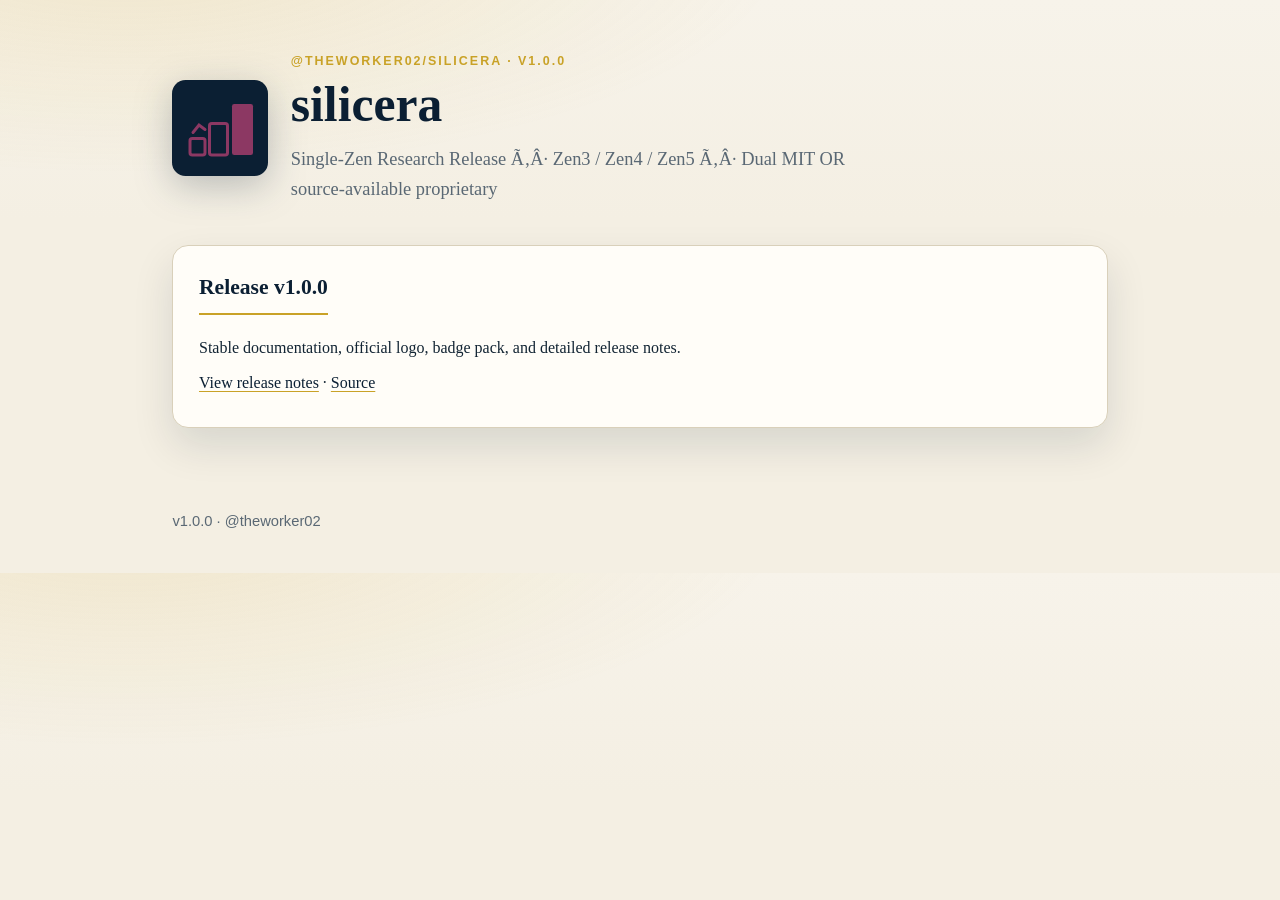
<file: docs/index.html>
<!DOCTYPE html>
<html lang="en"><head>
<meta charset="utf-8"><meta name="viewport" content="width=device-width, initial-scale=1">
<title>silicera · v1.0.0</title>
<link rel="stylesheet" href="styles.css">
<link rel="icon" href="logo.svg" type="image/svg+xml">
</head><body>
<header class="hero">
<img src="logo.svg" alt="silicera official logo" width="96" height="96">
<div>
<p class="kicker sans">@theworker02/silicera · v1.0.0</p>
<h1>silicera</h1>
<p class="lede">Single-Zen Research Release Ã‚Â· Zen3 / Zen4 / Zen5 Ã‚Â· Dual MIT OR source-available proprietary<br/></p>
</div>
</header>
<main class="wrap">
<section>
<h2>Release v1.0.0</h2>
<p>Stable documentation, official logo, badge pack, and detailed release notes.</p>
<p><a href="https://github.com/theworker02/silicera/releases/tag/v1.0.0">View release notes</a> ·
<a href="https://github.com/theworker02/silicera">Source</a></p>
</section>
</main>
<footer class="sans">v1.0.0 · @theworker02</footer>
</body></html>
</file>
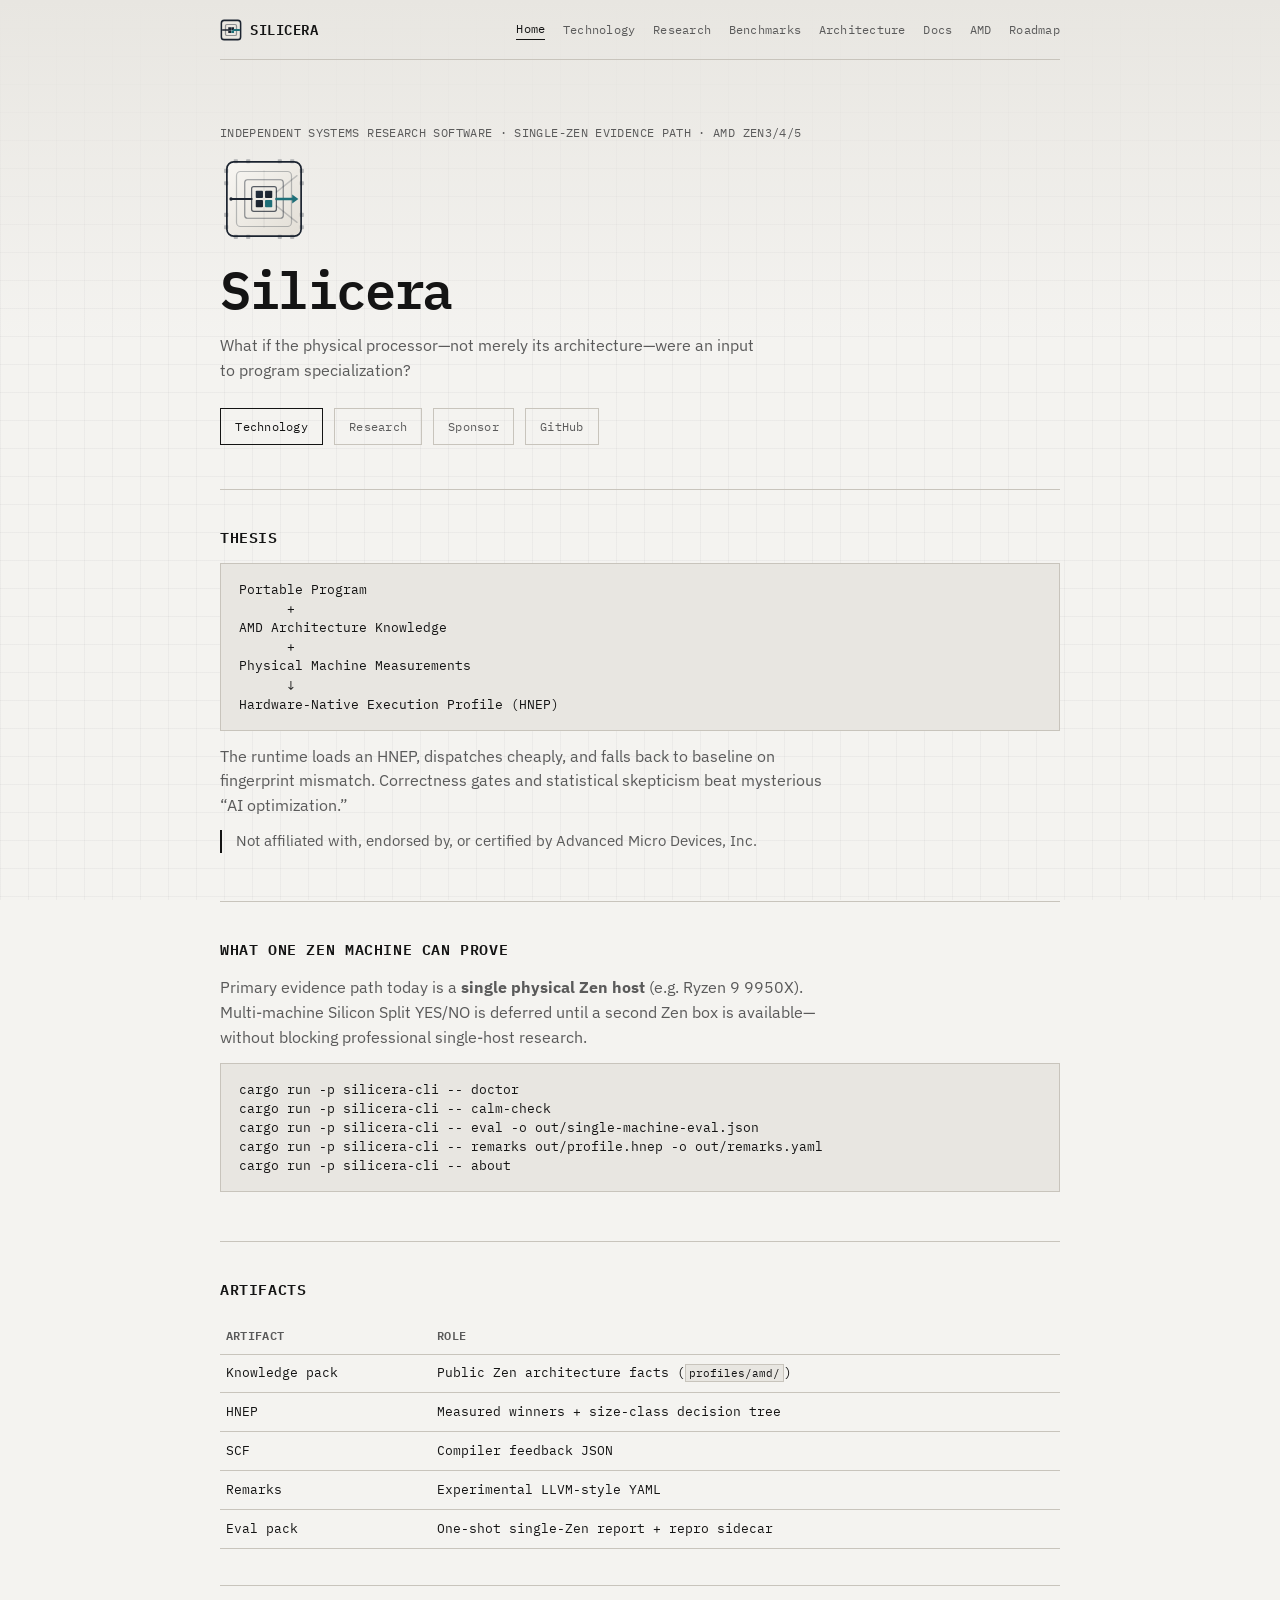
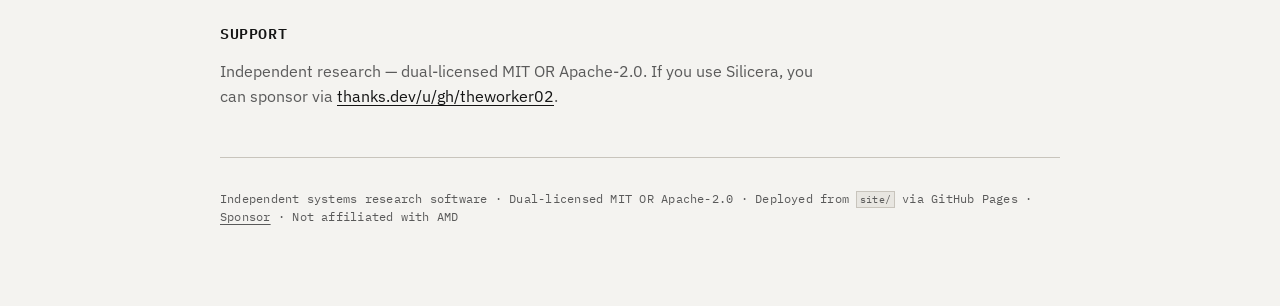
<file: site/index.html>
<!DOCTYPE html>
<html lang="en">
<head>
  <meta charset="utf-8" />
  <meta name="viewport" content="width=device-width, initial-scale=1" />
  <title>Silicera — hardware-native execution research</title>
  <meta name="description" content="Experimental hardware-native program specialization for AMD Zen. Independent systems research software. Not affiliated with AMD." />
  <meta name="theme-color" content="#141414" />
  <meta property="og:image" content="assets/social-card.svg" />
  <link rel="preconnect" href="https://fonts.googleapis.com" />
  <link rel="preconnect" href="https://fonts.gstatic.com" crossorigin />
  <link href="https://fonts.googleapis.com/css2?family=IBM+Plex+Mono:wght@400;500;600&family=IBM+Plex+Sans:wght@400;500;600&display=swap" rel="stylesheet" />
  <link rel="stylesheet" href="css/site.css" />
  <link rel="icon" href="assets/logo-16.svg" type="image/svg+xml" />
</head>
<body>
  <div class="wrap">
    <nav>
      <a class="brand" href="index.html">
        <img src="assets/logo-16.svg" width="22" height="22" alt="" />
        Silicera
      </a>
      <a href="index.html" aria-current="page">Home</a>
      <a href="technology.html">Technology</a>
      <a href="research.html">Research</a>
      <a href="benchmarks.html">Benchmarks</a>
      <a href="architecture.html">Architecture</a>
      <a href="docs.html">Docs</a>
      <a href="amd.html">AMD</a>
      <a href="roadmap.html">Roadmap</a>
    </nav>

    <header class="hero">
      <p class="meta">Independent systems research software · Single-Zen evidence path · AMD Zen3/4/5</p>
      <p class="hero-mark"><img src="assets/logo.svg" width="88" height="88" alt="Silicera mark" /></p>
      <h1>Silicera</h1>
      <p class="tag">What if the physical processor—not merely its architecture—were an input to program specialization?</p>
      <div class="cta">
        <a class="btn" href="technology.html">Technology</a>
        <a class="btn ghost" href="research.html">Research</a>
        <a class="btn ghost" href="https://thanks.dev/u/gh/theworker02">Sponsor</a>
        <a class="btn ghost" href="https://github.com/theworker02/silicera">GitHub</a>
      </div>
    </header>

    <section class="section">
      <h2>Thesis</h2>
      <pre><code>Portable Program
      +
AMD Architecture Knowledge
      +
Physical Machine Measurements
      ↓
Hardware-Native Execution Profile (HNEP)</code></pre>
      <p>The runtime loads an HNEP, dispatches cheaply, and falls back to baseline on fingerprint mismatch. Correctness gates and statistical skepticism beat mysterious “AI optimization.”</p>
      <p class="note">Not affiliated with, endorsed by, or certified by Advanced Micro Devices, Inc.</p>
    </section>

    <section class="section">
      <h2>What one Zen machine can prove</h2>
      <p>Primary evidence path today is a <strong>single physical Zen host</strong> (e.g. Ryzen 9 9950X). Multi-machine Silicon Split YES/NO is deferred until a second Zen box is available—without blocking professional single-host research.</p>
      <pre><code>cargo run -p silicera-cli -- doctor
cargo run -p silicera-cli -- calm-check
cargo run -p silicera-cli -- eval -o out/single-machine-eval.json
cargo run -p silicera-cli -- remarks out/profile.hnep -o out/remarks.yaml
cargo run -p silicera-cli -- about</code></pre>
    </section>

    <section class="section">
      <h2>Artifacts</h2>
      <table>
        <thead><tr><th>Artifact</th><th>Role</th></tr></thead>
        <tbody>
          <tr><td>Knowledge pack</td><td>Public Zen architecture facts (<code>profiles/amd/</code>)</td></tr>
          <tr><td>HNEP</td><td>Measured winners + size-class decision tree</td></tr>
          <tr><td>SCF</td><td>Compiler feedback JSON</td></tr>
          <tr><td>Remarks</td><td>Experimental LLVM-style YAML</td></tr>
          <tr><td>Eval pack</td><td>One-shot single-Zen report + repro sidecar</td></tr>
        </tbody>
      </table>
    </section>

    <section class="section">
      <h2>Support</h2>
      <p>Independent research — dual-licensed MIT OR Apache-2.0. If you use Silicera, you can sponsor via <a href="https://thanks.dev/u/gh/theworker02">thanks.dev/u/gh/theworker02</a>.</p>
    </section>

    <footer>Independent systems research software · Dual-licensed MIT OR Apache-2.0 · Deployed from <code>site/</code> via GitHub Pages · <a href="https://thanks.dev/u/gh/theworker02">Sponsor</a> · Not affiliated with AMD</footer>
  </div>
</body>
</html>
</file>
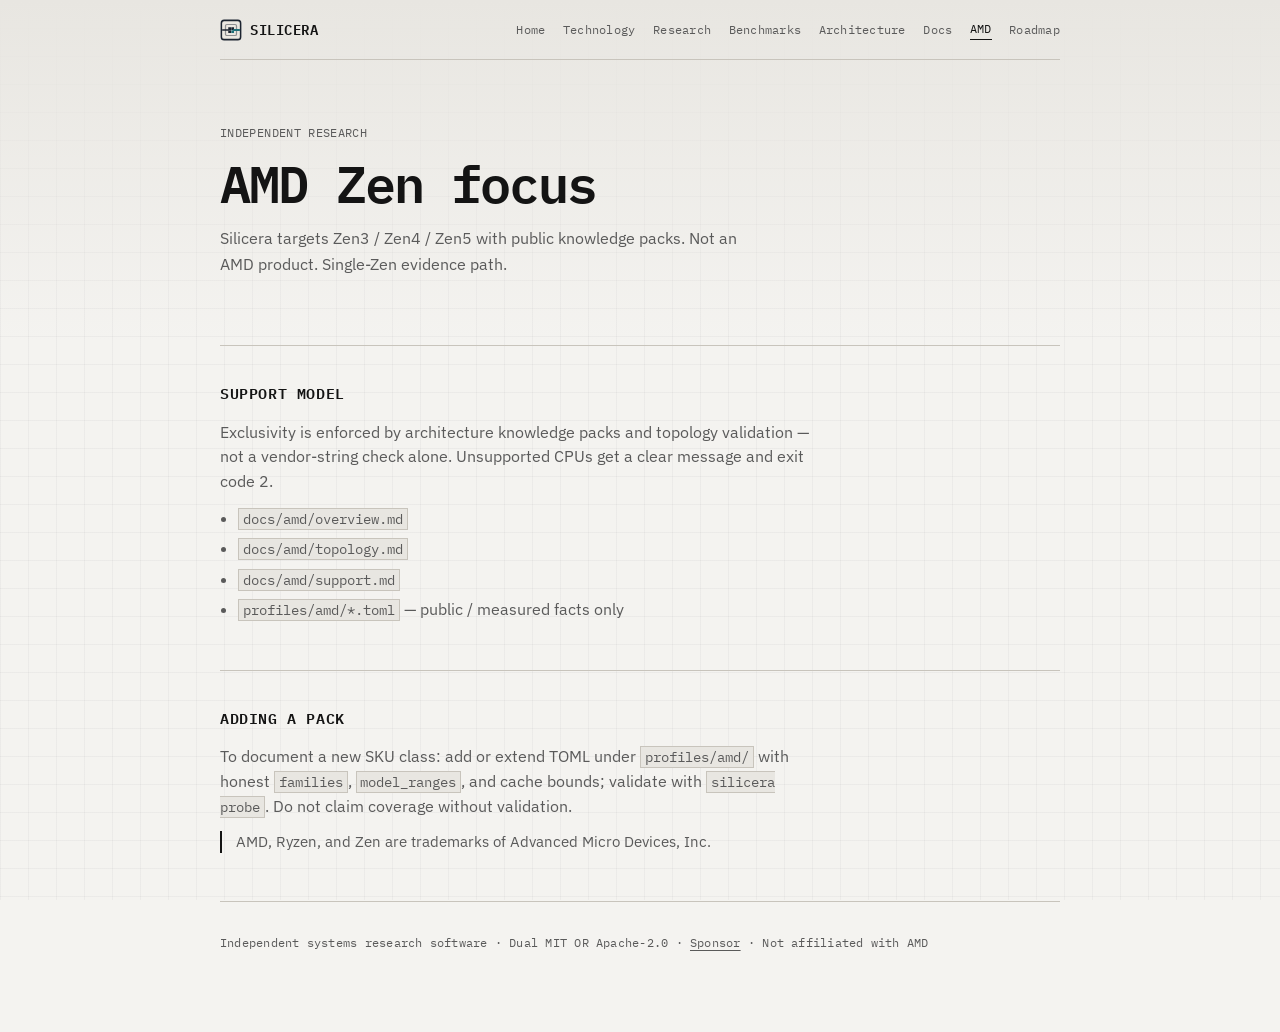
<file: site/amd.html>
<!DOCTYPE html>
<html lang="en">
<head>
  <meta charset="utf-8" />
  <meta name="viewport" content="width=device-width, initial-scale=1" />
  <title>AMD — Silicera</title>
  <meta name="description" content="AMD Zen focus for Silicera. Independent systems research software." />
  <link rel="preconnect" href="https://fonts.googleapis.com" />
  <link rel="preconnect" href="https://fonts.gstatic.com" crossorigin />
  <link href="https://fonts.googleapis.com/css2?family=IBM+Plex+Mono:wght@400;500;600&family=IBM+Plex+Sans:wght@400;500;600&display=swap" rel="stylesheet" />
  <link rel="stylesheet" href="css/site.css" />
  <link rel="icon" href="assets/logo-16.svg" type="image/svg+xml" />
</head>
<body>
  <div class="wrap">
    <nav>
      <a class="brand" href="index.html">
        <img src="assets/logo-16.svg" width="22" height="22" alt="" />
        Silicera
      </a>
      <a href="index.html">Home</a>
      <a href="technology.html">Technology</a>
      <a href="research.html">Research</a>
      <a href="benchmarks.html">Benchmarks</a>
      <a href="architecture.html">Architecture</a>
      <a href="docs.html">Docs</a>
      <a href="amd.html" aria-current="page">AMD</a>
      <a href="roadmap.html">Roadmap</a>
    </nav>
    <header class="hero">
      <p class="meta">Independent research</p>
      <h1>AMD Zen focus</h1>
      <p class="tag">Silicera targets Zen3 / Zen4 / Zen5 with public knowledge packs. Not an AMD product. Single-Zen evidence path.</p>
    </header>
    <section class="section">
      <h2>Support model</h2>
      <p>Exclusivity is enforced by architecture knowledge packs and topology validation — not a vendor-string check alone. Unsupported CPUs get a clear message and exit code 2.</p>
      <ul>
        <li><code>docs/amd/overview.md</code></li>
        <li><code>docs/amd/topology.md</code></li>
        <li><code>docs/amd/support.md</code></li>
        <li><code>profiles/amd/*.toml</code> — public / measured facts only</li>
      </ul>
    </section>
    <section class="section">
      <h2>Adding a pack</h2>
      <p>To document a new SKU class: add or extend TOML under <code>profiles/amd/</code> with honest <code>families</code>, <code>model_ranges</code>, and cache bounds; validate with <code>silicera probe</code>. Do not claim coverage without validation.</p>
      <p class="note">AMD, Ryzen, and Zen are trademarks of Advanced Micro Devices, Inc.</p>
    </section>
    <footer>Independent systems research software · Dual MIT OR Apache-2.0 · <a href="https://thanks.dev/u/gh/theworker02">Sponsor</a> · Not affiliated with AMD</footer>
  </div>
</body>
</html>
</file>
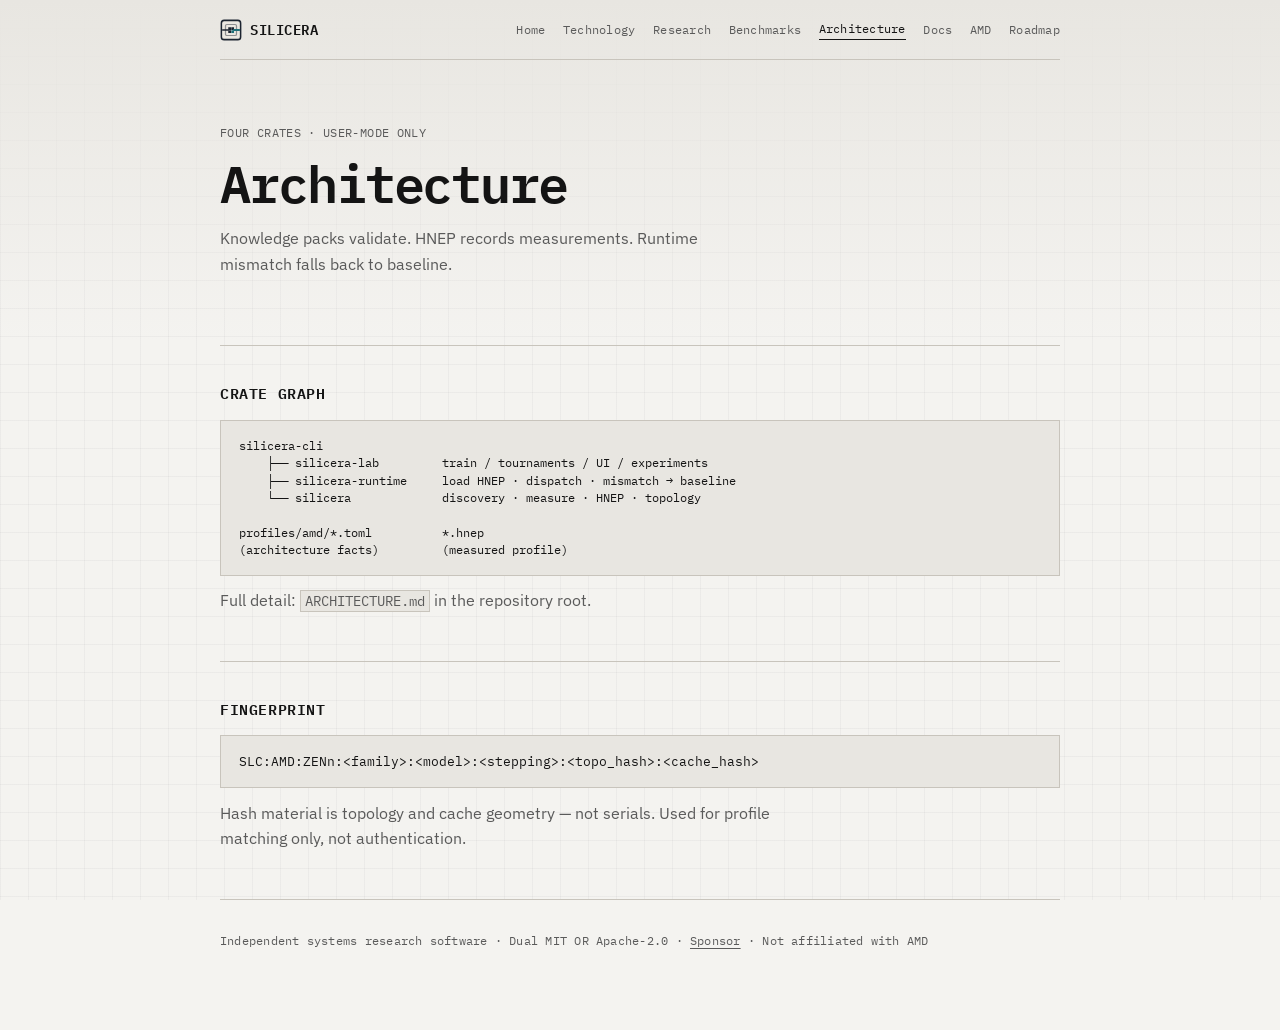
<file: site/architecture.html>
<!DOCTYPE html>
<html lang="en">
<head>
  <meta charset="utf-8" />
  <meta name="viewport" content="width=device-width, initial-scale=1" />
  <title>Architecture — Silicera</title>
  <meta name="description" content="Four-crate architecture for Silicera." />
  <link rel="preconnect" href="https://fonts.googleapis.com" />
  <link rel="preconnect" href="https://fonts.gstatic.com" crossorigin />
  <link href="https://fonts.googleapis.com/css2?family=IBM+Plex+Mono:wght@400;500;600&family=IBM+Plex+Sans:wght@400;500;600&display=swap" rel="stylesheet" />
  <link rel="stylesheet" href="css/site.css" />
  <link rel="icon" href="assets/logo-16.svg" type="image/svg+xml" />
</head>
<body>
  <div class="wrap">
    <nav>
      <a class="brand" href="index.html">
        <img src="assets/logo-16.svg" width="22" height="22" alt="" />
        Silicera
      </a>
      <a href="index.html">Home</a>
      <a href="technology.html">Technology</a>
      <a href="research.html">Research</a>
      <a href="benchmarks.html">Benchmarks</a>
      <a href="architecture.html" aria-current="page">Architecture</a>
      <a href="docs.html">Docs</a>
      <a href="amd.html">AMD</a>
      <a href="roadmap.html">Roadmap</a>
    </nav>
    <header class="hero">
      <p class="meta">Four crates · user-mode only</p>
      <h1>Architecture</h1>
      <p class="tag">Knowledge packs validate. HNEP records measurements. Runtime mismatch falls back to baseline.</p>
    </header>
    <section class="section">
      <h2>Crate graph</h2>
      <pre class="diagram"><code>silicera-cli
    ├── silicera-lab         train / tournaments / UI / experiments
    ├── silicera-runtime     load HNEP · dispatch · mismatch → baseline
    └── silicera             discovery · measure · HNEP · topology

profiles/amd/*.toml          *.hnep
(architecture facts)         (measured profile)</code></pre>
      <p>Full detail: <code>ARCHITECTURE.md</code> in the repository root.</p>
    </section>
    <section class="section">
      <h2>Fingerprint</h2>
      <pre><code>SLC:AMD:ZENn:&lt;family&gt;:&lt;model&gt;:&lt;stepping&gt;:&lt;topo_hash&gt;:&lt;cache_hash&gt;</code></pre>
      <p>Hash material is topology and cache geometry — not serials. Used for profile matching only, not authentication.</p>
    </section>
    <footer>Independent systems research software · Dual MIT OR Apache-2.0 · <a href="https://thanks.dev/u/gh/theworker02">Sponsor</a> · Not affiliated with AMD</footer>
  </div>
</body>
</html>
</file>
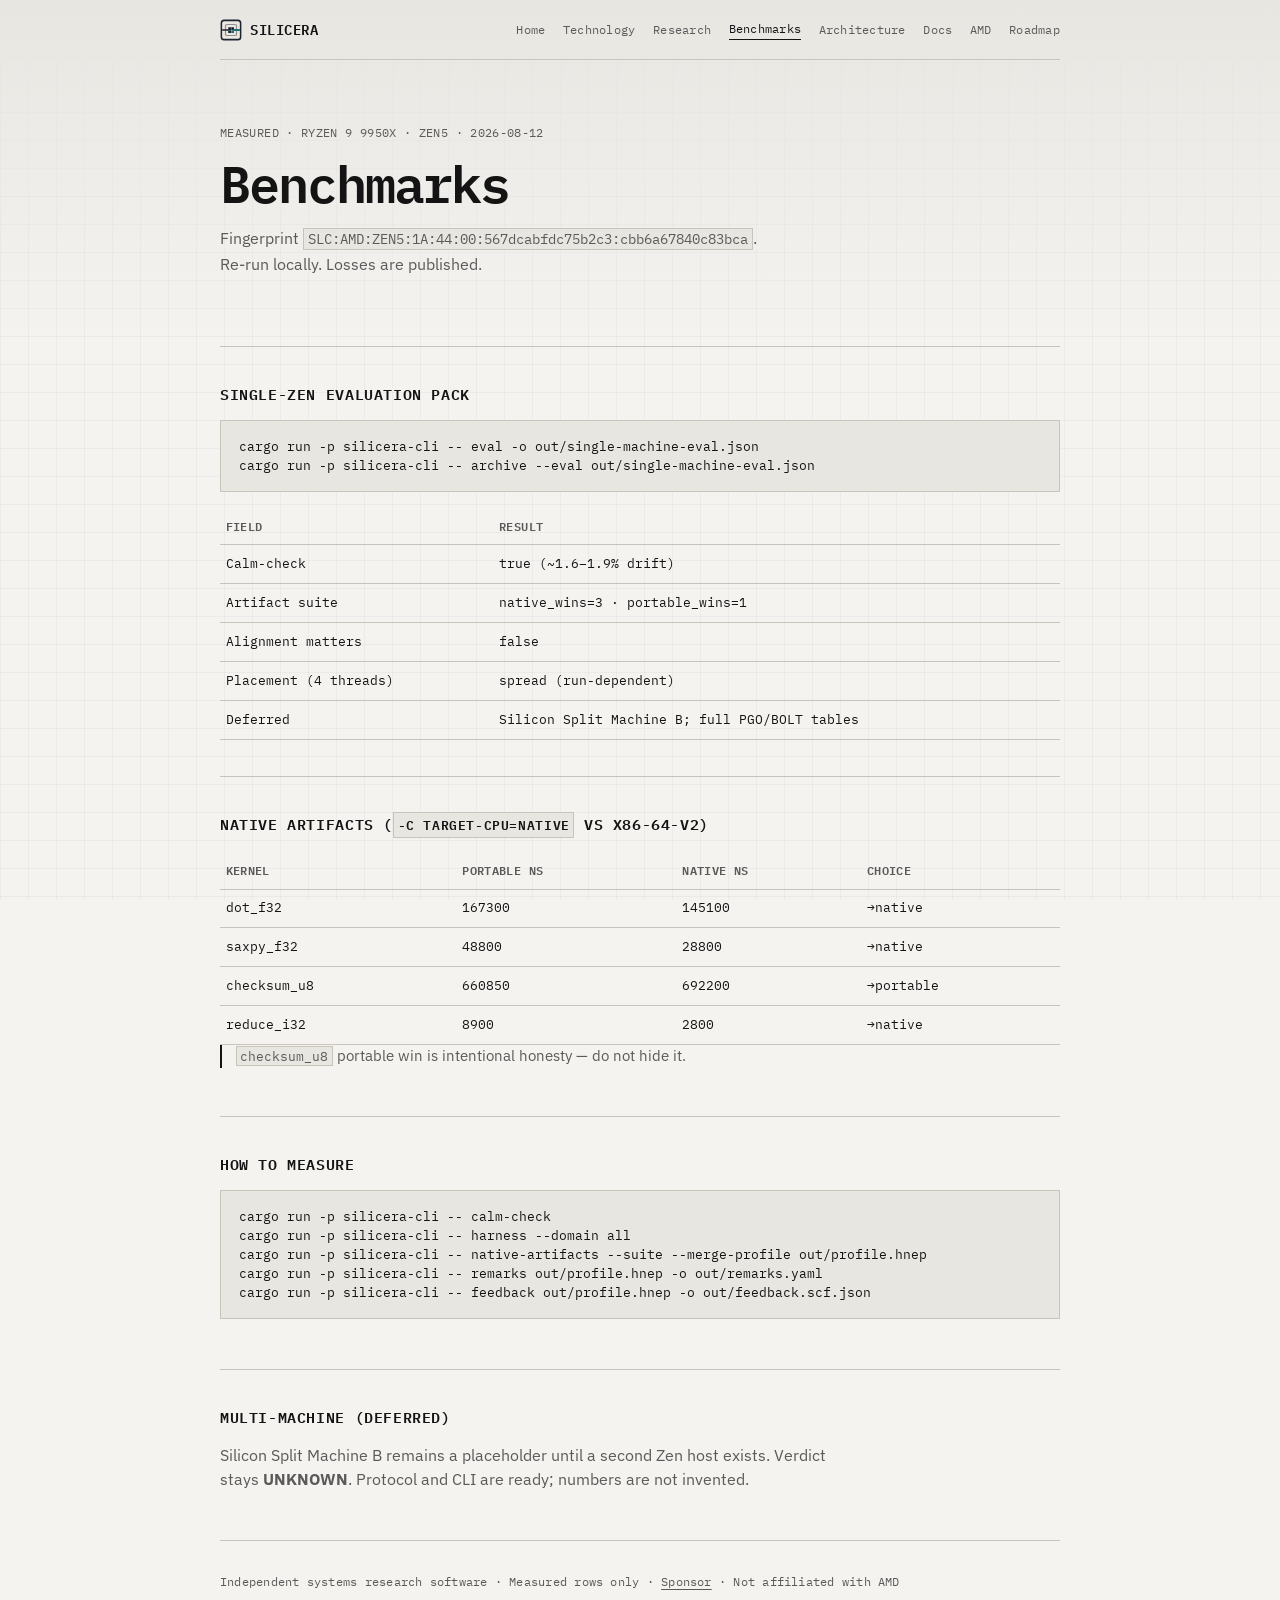
<file: site/benchmarks.html>
<!DOCTYPE html>
<html lang="en">
<head>
  <meta charset="utf-8" />
  <meta name="viewport" content="width=device-width, initial-scale=1" />
  <title>Benchmarks — Silicera</title>
  <meta name="description" content="Measured Silicera results on AMD Zen. No fabricated speedups." />
  <link rel="preconnect" href="https://fonts.googleapis.com" />
  <link rel="preconnect" href="https://fonts.gstatic.com" crossorigin />
  <link href="https://fonts.googleapis.com/css2?family=IBM+Plex+Mono:wght@400;500;600&family=IBM+Plex+Sans:wght@400;500;600&display=swap" rel="stylesheet" />
  <link rel="stylesheet" href="css/site.css" />
  <link rel="icon" href="assets/logo-16.svg" type="image/svg+xml" />
</head>
<body>
  <div class="wrap">
    <nav>
      <a class="brand" href="index.html">
        <img src="assets/logo-16.svg" width="22" height="22" alt="" />
        Silicera
      </a>
      <a href="index.html">Home</a>
      <a href="technology.html">Technology</a>
      <a href="research.html">Research</a>
      <a href="benchmarks.html" aria-current="page">Benchmarks</a>
      <a href="architecture.html">Architecture</a>
      <a href="docs.html">Docs</a>
      <a href="amd.html">AMD</a>
      <a href="roadmap.html">Roadmap</a>
    </nav>
    <header class="hero">
      <p class="meta">Measured · Ryzen 9 9950X · Zen5 · 2026-08-12</p>
      <h1>Benchmarks</h1>
      <p class="tag">Fingerprint <code>SLC:AMD:ZEN5:1A:44:00:567dcabfdc75b2c3:cbb6a67840c83bca</code>. Re-run locally. Losses are published.</p>
    </header>

    <section class="section">
      <h2>Single-Zen evaluation pack</h2>
      <pre><code>cargo run -p silicera-cli -- eval -o out/single-machine-eval.json
cargo run -p silicera-cli -- archive --eval out/single-machine-eval.json</code></pre>
      <table>
        <thead><tr><th>Field</th><th>Result</th></tr></thead>
        <tbody>
          <tr><td>Calm-check</td><td>true (~1.6–1.9% drift)</td></tr>
          <tr><td>Artifact suite</td><td>native_wins=3 · portable_wins=1</td></tr>
          <tr><td>Alignment matters</td><td>false</td></tr>
          <tr><td>Placement (4 threads)</td><td>spread (run-dependent)</td></tr>
          <tr><td>Deferred</td><td>Silicon Split Machine B; full PGO/BOLT tables</td></tr>
        </tbody>
      </table>
    </section>

    <section class="section">
      <h2>Native artifacts (<code>-C target-cpu=native</code> vs x86-64-v2)</h2>
      <table>
        <thead><tr><th>Kernel</th><th>Portable ns</th><th>Native ns</th><th>Choice</th></tr></thead>
        <tbody>
          <tr><td>dot_f32</td><td>167300</td><td>145100</td><td>→native</td></tr>
          <tr><td>saxpy_f32</td><td>48800</td><td>28800</td><td>→native</td></tr>
          <tr><td>checksum_u8</td><td>660850</td><td>692200</td><td>→portable</td></tr>
          <tr><td>reduce_i32</td><td>8900</td><td>2800</td><td>→native</td></tr>
        </tbody>
      </table>
      <p class="note"><code>checksum_u8</code> portable win is intentional honesty — do not hide it.</p>
    </section>

    <section class="section">
      <h2>How to measure</h2>
      <pre><code>cargo run -p silicera-cli -- calm-check
cargo run -p silicera-cli -- harness --domain all
cargo run -p silicera-cli -- native-artifacts --suite --merge-profile out/profile.hnep
cargo run -p silicera-cli -- remarks out/profile.hnep -o out/remarks.yaml
cargo run -p silicera-cli -- feedback out/profile.hnep -o out/feedback.scf.json</code></pre>
    </section>

    <section class="section">
      <h2>Multi-machine (deferred)</h2>
      <p>Silicon Split Machine B remains a placeholder until a second Zen host exists. Verdict stays <strong>UNKNOWN</strong>. Protocol and CLI are ready; numbers are not invented.</p>
    </section>

    <footer>Independent systems research software · Measured rows only · <a href="https://thanks.dev/u/gh/theworker02">Sponsor</a> · Not affiliated with AMD</footer>
  </div>
</body>
</html>
</file>
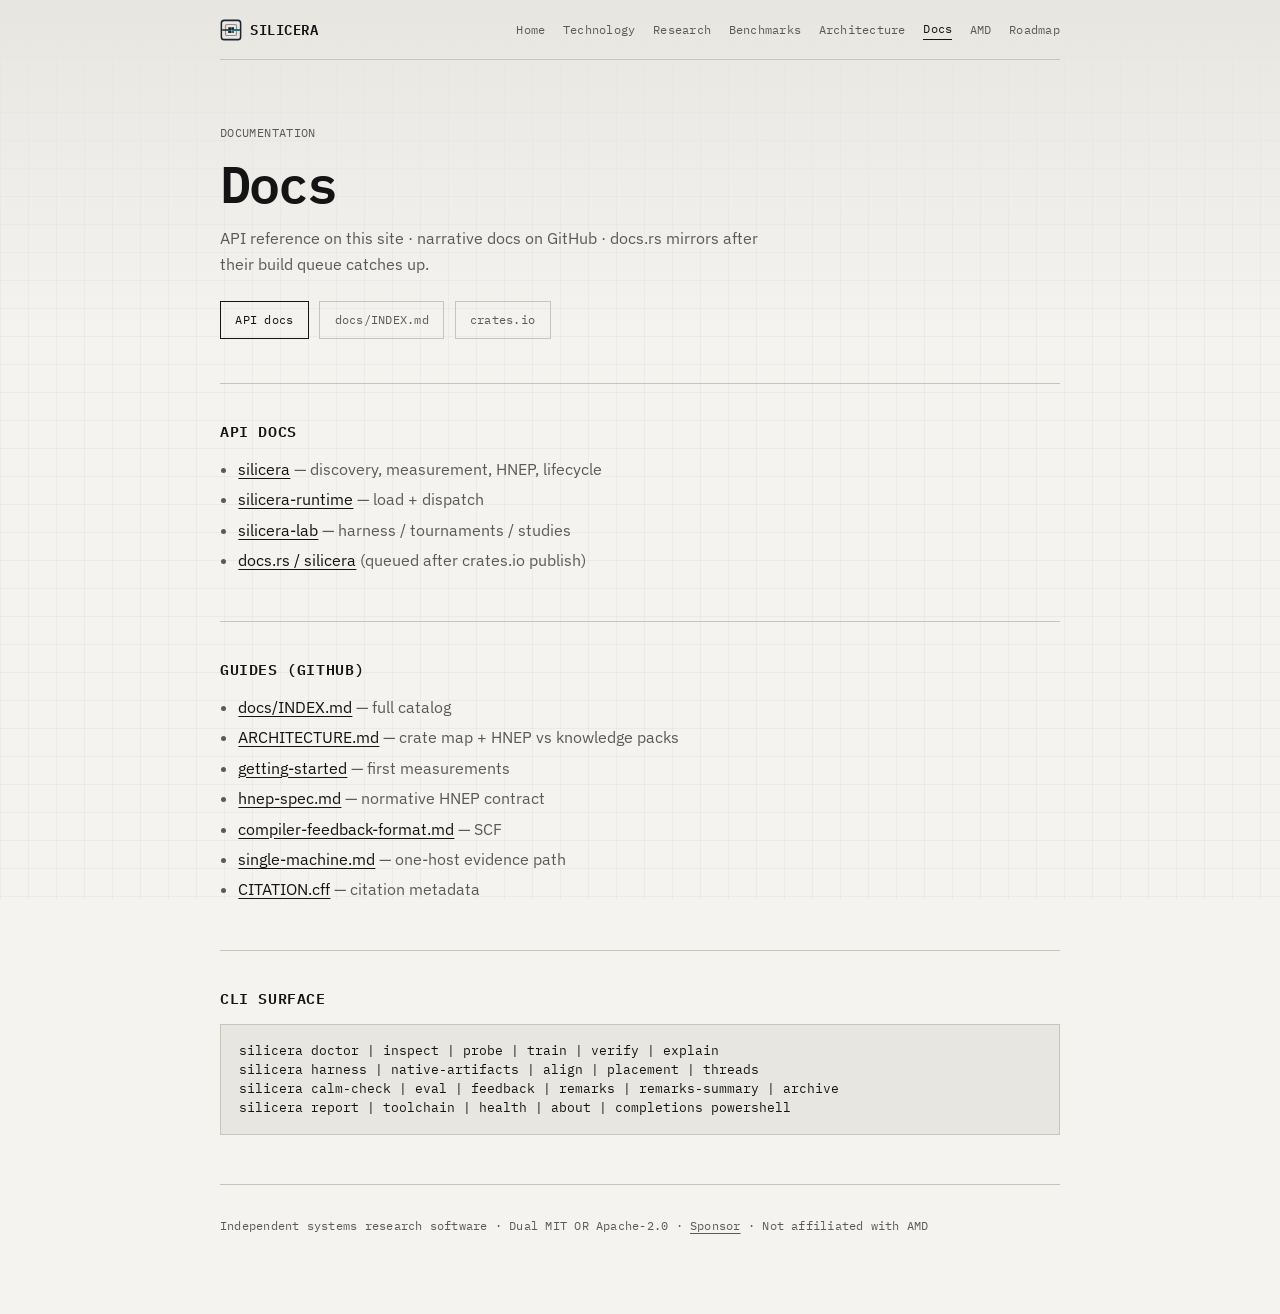
<file: site/docs.html>
<!DOCTYPE html>
<html lang="en">
<head>
  <meta charset="utf-8" />
  <meta name="viewport" content="width=device-width, initial-scale=1" />
  <title>Docs — Silicera</title>
  <meta name="description" content="Silicera documentation index: API docs, guides, and research notes." />
  <link rel="preconnect" href="https://fonts.googleapis.com" />
  <link rel="preconnect" href="https://fonts.gstatic.com" crossorigin />
  <link href="https://fonts.googleapis.com/css2?family=IBM+Plex+Mono:wght@400;500;600&family=IBM+Plex+Sans:wght@400;500;600&display=swap" rel="stylesheet" />
  <link rel="stylesheet" href="css/site.css" />
  <link rel="icon" href="assets/logo-16.svg" type="image/svg+xml" />
</head>
<body>
  <div class="wrap">
    <nav>
      <a class="brand" href="index.html">
        <img src="assets/logo-16.svg" width="22" height="22" alt="" />
        Silicera
      </a>
      <a href="index.html">Home</a>
      <a href="technology.html">Technology</a>
      <a href="research.html">Research</a>
      <a href="benchmarks.html">Benchmarks</a>
      <a href="architecture.html">Architecture</a>
      <a href="docs.html" aria-current="page">Docs</a>
      <a href="amd.html">AMD</a>
      <a href="roadmap.html">Roadmap</a>
    </nav>
    <header class="hero">
      <p class="meta">Documentation</p>
      <h1>Docs</h1>
      <p class="tag">API reference on this site · narrative docs on GitHub · docs.rs mirrors after their build queue catches up.</p>
      <div class="cta">
        <a class="btn" href="api/silicera/">API docs</a>
        <a class="btn ghost" href="https://github.com/theworker02/silicera/blob/main/docs/INDEX.md">docs/INDEX.md</a>
        <a class="btn ghost" href="https://crates.io/crates/silicera">crates.io</a>
      </div>
    </header>

    <section class="section">
      <h2>API docs</h2>
      <ul>
        <li><a href="api/silicera/">silicera</a> — discovery, measurement, HNEP, lifecycle</li>
        <li><a href="api/silicera_runtime/">silicera-runtime</a> — load + dispatch</li>
        <li><a href="api/silicera_lab/">silicera-lab</a> — harness / tournaments / studies</li>
        <li><a href="https://docs.rs/silicera">docs.rs / silicera</a> (queued after crates.io publish)</li>
      </ul>
    </section>

    <section class="section">
      <h2>Guides (GitHub)</h2>
      <ul>
        <li><a href="https://github.com/theworker02/silicera/blob/main/docs/INDEX.md">docs/INDEX.md</a> — full catalog</li>
        <li><a href="https://github.com/theworker02/silicera/blob/main/ARCHITECTURE.md">ARCHITECTURE.md</a> — crate map + HNEP vs knowledge packs</li>
        <li><a href="https://github.com/theworker02/silicera/blob/main/docs/getting-started/index.md">getting-started</a> — first measurements</li>
        <li><a href="https://github.com/theworker02/silicera/blob/main/docs/research/hnep-spec.md">hnep-spec.md</a> — normative HNEP contract</li>
        <li><a href="https://github.com/theworker02/silicera/blob/main/docs/research/compiler-feedback-format.md">compiler-feedback-format.md</a> — SCF</li>
        <li><a href="https://github.com/theworker02/silicera/blob/main/docs/benchmarks/single-machine.md">single-machine.md</a> — one-host evidence path</li>
        <li><a href="https://github.com/theworker02/silicera/blob/main/CITATION.cff">CITATION.cff</a> — citation metadata</li>
      </ul>
    </section>

    <section class="section">
      <h2>CLI surface</h2>
      <pre><code>silicera doctor | inspect | probe | train | verify | explain
silicera harness | native-artifacts | align | placement | threads
silicera calm-check | eval | feedback | remarks | remarks-summary | archive
silicera report | toolchain | health | about | completions powershell</code></pre>
    </section>
    <footer>Independent systems research software · Dual MIT OR Apache-2.0 · <a href="https://thanks.dev/u/gh/theworker02">Sponsor</a> · Not affiliated with AMD</footer>
  </div>
</body>
</html>
</file>
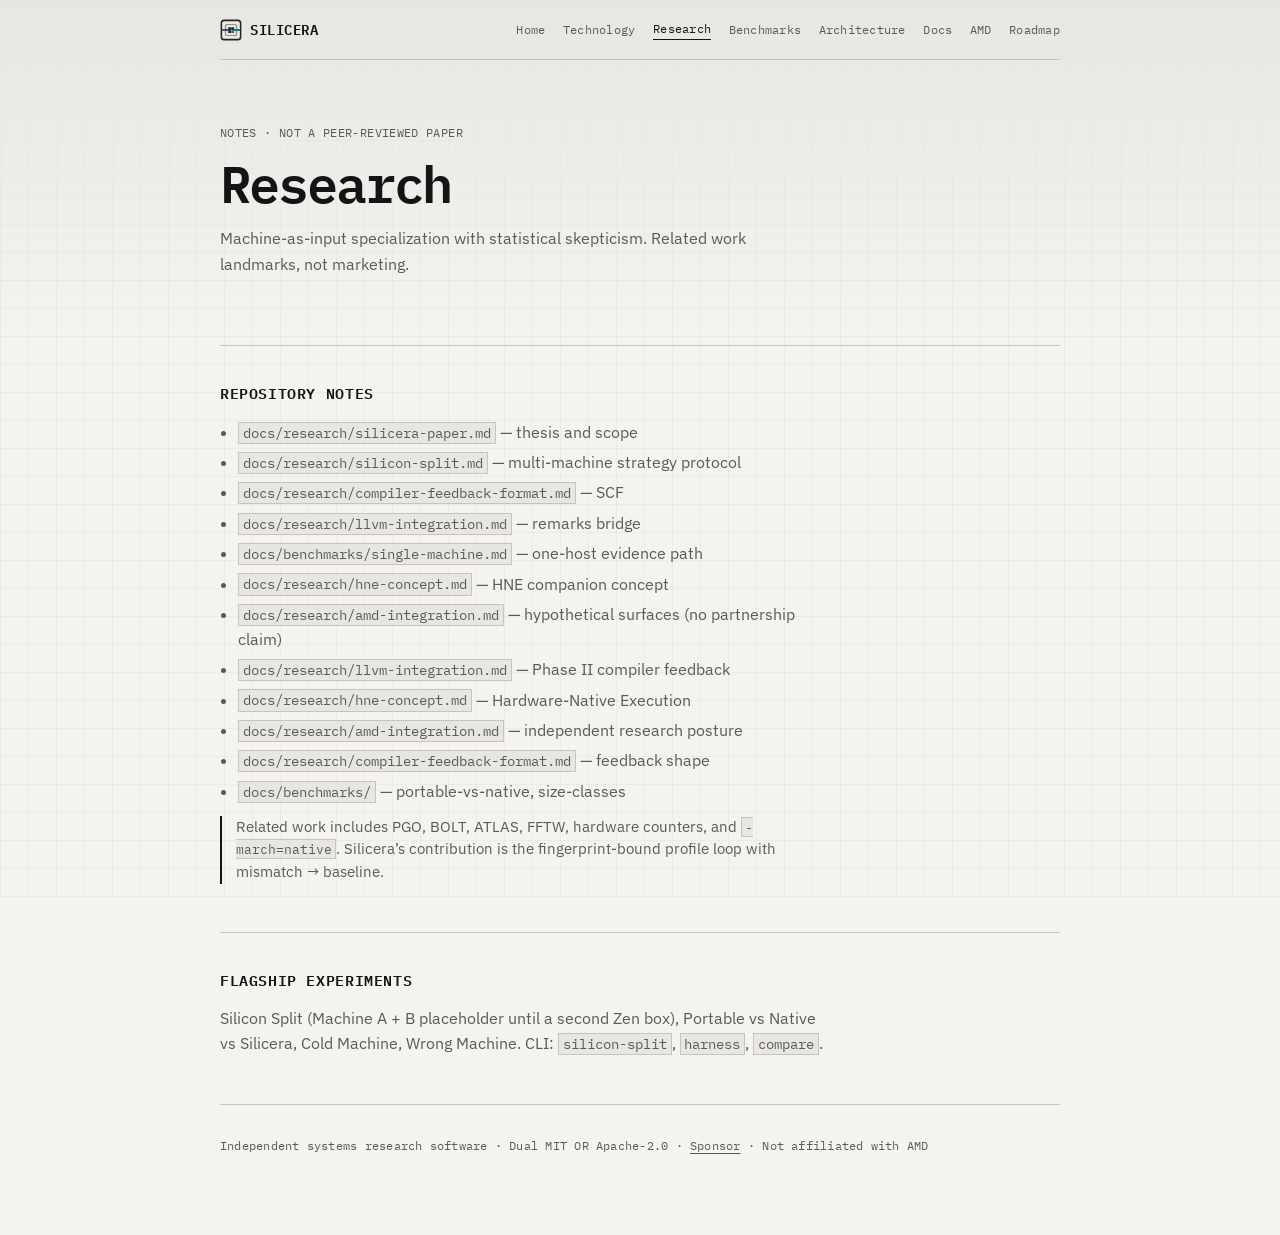
<file: site/research.html>
<!DOCTYPE html>
<html lang="en">
<head>
  <meta charset="utf-8" />
  <meta name="viewport" content="width=device-width, initial-scale=1" />
  <title>Research — Silicera</title>
  <meta name="description" content="Research notes for systems and compiler engineers." />
  <link rel="preconnect" href="https://fonts.googleapis.com" />
  <link rel="preconnect" href="https://fonts.gstatic.com" crossorigin />
  <link href="https://fonts.googleapis.com/css2?family=IBM+Plex+Mono:wght@400;500;600&family=IBM+Plex+Sans:wght@400;500;600&display=swap" rel="stylesheet" />
  <link rel="stylesheet" href="css/site.css" />
  <link rel="icon" href="assets/logo-16.svg" type="image/svg+xml" />
</head>
<body>
  <div class="wrap">
    <nav>
      <a class="brand" href="index.html">
        <img src="assets/logo-16.svg" width="22" height="22" alt="" />
        Silicera
      </a>
      <a href="index.html">Home</a>
      <a href="technology.html">Technology</a>
      <a href="research.html" aria-current="page">Research</a>
      <a href="benchmarks.html">Benchmarks</a>
      <a href="architecture.html">Architecture</a>
      <a href="docs.html">Docs</a>
      <a href="amd.html">AMD</a>
      <a href="roadmap.html">Roadmap</a>
    </nav>
    <header class="hero">
      <p class="meta">Notes · not a peer-reviewed paper</p>
      <h1>Research</h1>
      <p class="tag">Machine-as-input specialization with statistical skepticism. Related work landmarks, not marketing.</p>
    </header>
    <section class="section">
      <h2>Repository notes</h2>
      <ul>
        <li><code>docs/research/silicera-paper.md</code> — thesis and scope</li>
        <li><code>docs/research/silicon-split.md</code> — multi-machine strategy protocol</li>
        <li><code>docs/research/compiler-feedback-format.md</code> — SCF</li>
        <li><code>docs/research/llvm-integration.md</code> — remarks bridge</li>
        <li><code>docs/benchmarks/single-machine.md</code> — one-host evidence path</li>
        <li><code>docs/research/hne-concept.md</code> — HNE companion concept</li>
        <li><code>docs/research/amd-integration.md</code> — hypothetical surfaces (no partnership claim)</li>
        <li><code>docs/research/llvm-integration.md</code> — Phase II compiler feedback</li>
        <li><code>docs/research/hne-concept.md</code> — Hardware-Native Execution</li>
        <li><code>docs/research/amd-integration.md</code> — independent research posture</li>
        <li><code>docs/research/compiler-feedback-format.md</code> — feedback shape</li>
        <li><code>docs/benchmarks/</code> — portable-vs-native, size-classes</li>
      </ul>
      <p class="note">Related work includes PGO, BOLT, ATLAS, FFTW, hardware counters, and <code>-march=native</code>. Silicera’s contribution is the fingerprint-bound profile loop with mismatch → baseline.</p>
    </section>
    <section class="section">
      <h2>Flagship experiments</h2>
      <p>Silicon Split (Machine A + B placeholder until a second Zen box), Portable vs Native vs Silicera, Cold Machine, Wrong Machine. CLI: <code>silicon-split</code>, <code>harness</code>, <code>compare</code>.</p>
    </section>
    <footer>Independent systems research software · Dual MIT OR Apache-2.0 · <a href="https://thanks.dev/u/gh/theworker02">Sponsor</a> · Not affiliated with AMD</footer>
  </div>
</body>
</html>
</file>
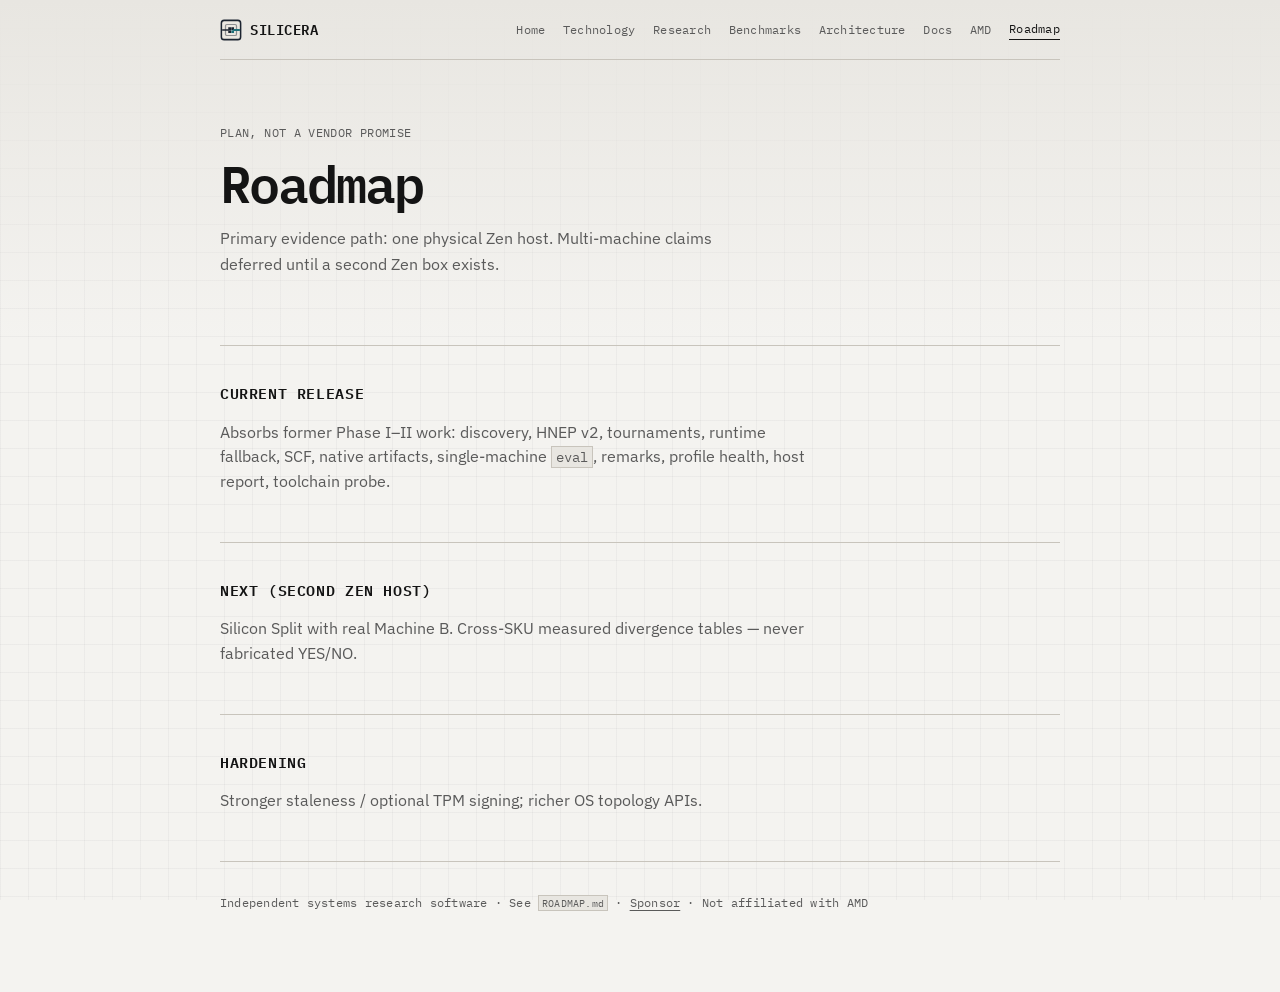
<file: site/roadmap.html>
<!DOCTYPE html>
<html lang="en">
<head>
  <meta charset="utf-8" />
  <meta name="viewport" content="width=device-width, initial-scale=1" />
  <title>Roadmap — Silicera</title>
  <meta name="description" content="Silicera roadmap: current release, next host, hardening. Independent systems research." />
  <link rel="preconnect" href="https://fonts.googleapis.com" />
  <link rel="preconnect" href="https://fonts.gstatic.com" crossorigin />
  <link href="https://fonts.googleapis.com/css2?family=IBM+Plex+Mono:wght@400;500;600&family=IBM+Plex+Sans:wght@400;500;600&display=swap" rel="stylesheet" />
  <link rel="stylesheet" href="css/site.css" />
  <link rel="icon" href="assets/logo-16.svg" type="image/svg+xml" />
</head>
<body>
  <div class="wrap">
    <nav>
      <a class="brand" href="index.html">
        <img src="assets/logo-16.svg" width="22" height="22" alt="" />
        Silicera
      </a>
      <a href="index.html">Home</a>
      <a href="technology.html">Technology</a>
      <a href="research.html">Research</a>
      <a href="benchmarks.html">Benchmarks</a>
      <a href="architecture.html">Architecture</a>
      <a href="docs.html">Docs</a>
      <a href="amd.html">AMD</a>
      <a href="roadmap.html" aria-current="page">Roadmap</a>
    </nav>
    <header class="hero">
      <p class="meta">Plan, not a vendor promise</p>
      <h1>Roadmap</h1>
      <p class="tag">Primary evidence path: one physical Zen host. Multi-machine claims deferred until a second Zen box exists.</p>
    </header>
    <section class="section">
      <h2>Current release</h2>
      <p>Absorbs former Phase I–II work: discovery, HNEP v2, tournaments, runtime fallback, SCF, native artifacts, single-machine <code>eval</code>, remarks, profile health, host report, toolchain probe.</p>
    </section>
    <section class="section">
      <h2>Next (second Zen host)</h2>
      <p>Silicon Split with real Machine B. Cross-SKU measured divergence tables — never fabricated YES/NO.</p>
    </section>
    <section class="section">
      <h2>Hardening</h2>
      <p>Stronger staleness / optional TPM signing; richer OS topology APIs.</p>
    </section>
    <footer>Independent systems research software · See <code>ROADMAP.md</code> · <a href="https://thanks.dev/u/gh/theworker02">Sponsor</a> · Not affiliated with AMD</footer>
  </div>
</body>
</html>
</file>
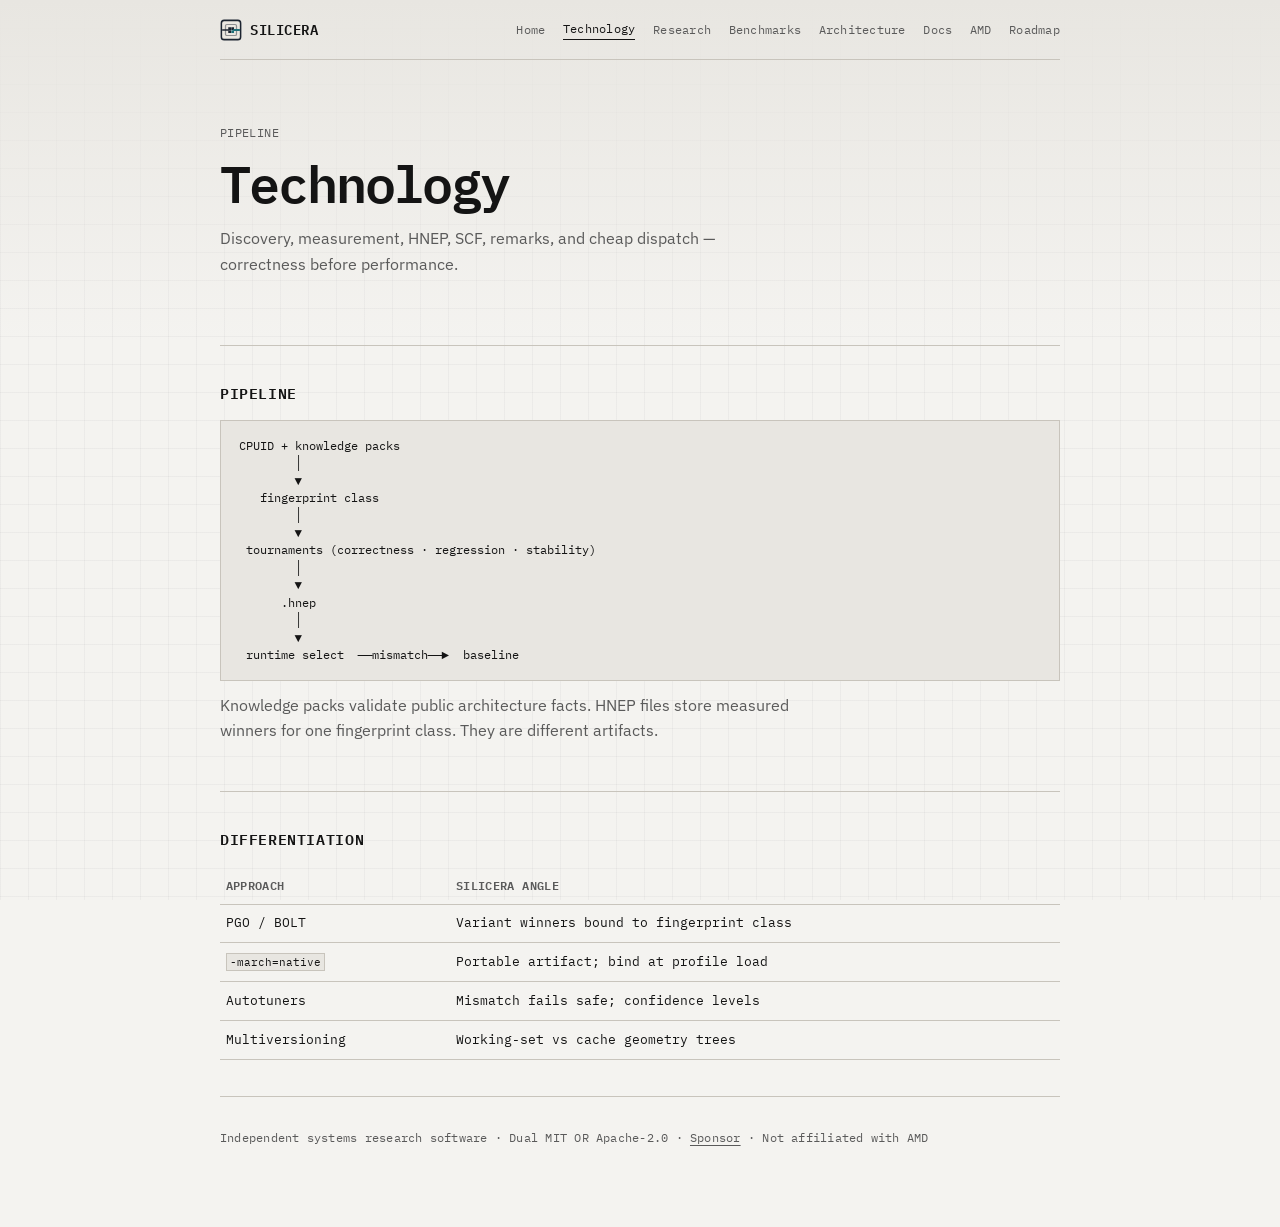
<file: site/technology.html>
<!DOCTYPE html>
<html lang="en">
<head>
  <meta charset="utf-8" />
  <meta name="viewport" content="width=device-width, initial-scale=1" />
  <title>Technology — Silicera</title>
  <meta name="description" content="Discovery, measurement, HNEP, and cheap dispatch for AMD Zen." />
  <link rel="preconnect" href="https://fonts.googleapis.com" />
  <link rel="preconnect" href="https://fonts.gstatic.com" crossorigin />
  <link href="https://fonts.googleapis.com/css2?family=IBM+Plex+Mono:wght@400;500;600&family=IBM+Plex+Sans:wght@400;500;600&display=swap" rel="stylesheet" />
  <link rel="stylesheet" href="css/site.css" />
  <link rel="icon" href="assets/logo-16.svg" type="image/svg+xml" />
</head>
<body>
  <div class="wrap">
    <nav>
      <a class="brand" href="index.html">
        <img src="assets/logo-16.svg" width="22" height="22" alt="" />
        Silicera
      </a>
      <a href="index.html">Home</a>
      <a href="technology.html" aria-current="page">Technology</a>
      <a href="research.html">Research</a>
      <a href="benchmarks.html">Benchmarks</a>
      <a href="architecture.html">Architecture</a>
      <a href="docs.html">Docs</a>
      <a href="amd.html">AMD</a>
      <a href="roadmap.html">Roadmap</a>
    </nav>
    <header class="hero">
      <p class="meta">Pipeline</p>
      <h1>Technology</h1>
      <p class="tag">Discovery, measurement, HNEP, SCF, remarks, and cheap dispatch — correctness before performance.</p>
    </header>
    <section class="section">
      <h2>Pipeline</h2>
      <pre class="diagram"><code>CPUID + knowledge packs
        │
        ▼
   fingerprint class
        │
        ▼
 tournaments (correctness · regression · stability)
        │
        ▼
      .hnep
        │
        ▼
 runtime select  ──mismatch──►  baseline</code></pre>
      <p>Knowledge packs validate public architecture facts. HNEP files store measured winners for one fingerprint class. They are different artifacts.</p>
    </section>
    <section class="section">
      <h2>Differentiation</h2>
      <table>
        <thead><tr><th>Approach</th><th>Silicera angle</th></tr></thead>
        <tbody>
          <tr><td>PGO / BOLT</td><td>Variant winners bound to fingerprint class</td></tr>
          <tr><td><code>-march=native</code></td><td>Portable artifact; bind at profile load</td></tr>
          <tr><td>Autotuners</td><td>Mismatch fails safe; confidence levels</td></tr>
          <tr><td>Multiversioning</td><td>Working-set vs cache geometry trees</td></tr>
        </tbody>
      </table>
    </section>
    <footer>Independent systems research software · Dual MIT OR Apache-2.0 · <a href="https://thanks.dev/u/gh/theworker02">Sponsor</a> · Not affiliated with AMD</footer>
  </div>
</body>
</html>
</file>
<file: docs/styles.css>
:root {
  --navy: #0B1F33;
  --navy-2: #14324d;
  --gold: #C9A227;
  --gold-soft: #e6d08a;
  --paper: #f4efe3;
  --card: #fffdf8;
  --ink: #122433;
  --muted: #5a6874;
  --line: #d9d0ba;
  --code-bg: #0B1F33;
  --code-fg: #f4efe3;
  --shadow: 0 18px 40px rgba(11, 31, 51, 0.12);
}

* { box-sizing: border-box; }

html {
  scroll-behavior: smooth;
}

body {
  margin: 0;
  color: var(--ink);
  background:
    radial-gradient(1200px 420px at 10% -10%, rgba(201, 162, 39, 0.16), transparent 55%),
    linear-gradient(180deg, #f7f3ea 0%, var(--paper) 220px);
  font-family: "Iowan Old Style", "Palatino Linotype", Palatino, "Times New Roman", serif;
  line-height: 1.65;
}

.sans, nav, table, .btn, .kicker, footer {
  font-family: "Segoe UI", "Helvetica Neue", Arial, sans-serif;
}

a {
  color: var(--navy);
  text-decoration-color: var(--gold);
  text-underline-offset: 0.18em;
}

a:hover { color: #081524; }

.nav {
  position: sticky;
  top: 0;
  z-index: 20;
  display: flex;
  align-items: center;
  justify-content: space-between;
  gap: 1rem;
  padding: 0.7rem 1.4rem;
  background: rgba(11, 31, 51, 0.96);
  color: #fff;
  border-bottom: 3px solid var(--gold);
  backdrop-filter: blur(8px);
}

.nav a { color: #fff; text-decoration: none; }
.nav .links { display: flex; gap: 1.1rem; font-size: 0.92rem; letter-spacing: 0.02em; }
.nav .links a:hover { color: var(--gold-soft); }
.nav .brand-lockup {
  display: flex;
  align-items: center;
  gap: 0.65rem;
  font-weight: 650;
  letter-spacing: 0.04em;
}
.nav img { width: 32px; height: 32px; }

.hero {
  max-width: 980px;
  margin: 0 auto;
  padding: 3.2rem 1.4rem 1.4rem;
  display: grid;
  grid-template-columns: 96px 1fr;
  gap: 1.4rem;
  align-items: center;
}

.hero img {
  width: 96px;
  height: 96px;
  filter: drop-shadow(0 10px 18px rgba(11, 31, 51, 0.25));
}

.kicker {
  margin: 0 0 0.35rem;
  color: var(--gold);
  font-size: 0.78rem;
  letter-spacing: 0.16em;
  text-transform: uppercase;
  font-weight: 700;
}

h1 {
  margin: 0;
  font-size: clamp(2rem, 4vw, 3.1rem);
  line-height: 1.12;
  color: var(--navy);
}

.lede {
  margin: 0.7rem 0 0;
  max-width: 62ch;
  font-size: 1.15rem;
  color: var(--muted);
}

.badges { display: flex; flex-wrap: wrap; gap: 0.45rem; margin-top: 1rem; }
.badge {
  display: inline-block;
  padding: 0.18rem 0.55rem;
  border: 1px solid var(--gold);
  color: var(--navy);
  background: rgba(201, 162, 39, 0.12);
  font-size: 0.75rem;
  letter-spacing: 0.04em;
  border-radius: 999px;
}

.wrap {
  max-width: 980px;
  margin: 0 auto;
  padding: 0 1.4rem 4rem;
}

section {
  background: var(--card);
  border: 1px solid var(--line);
  border-radius: 16px;
  padding: 1.5rem 1.6rem 1.35rem;
  margin: 1.1rem 0;
  box-shadow: var(--shadow);
}

h2 {
  margin: 0 0 0.7rem;
  color: var(--navy);
  font-size: 1.35rem;
  padding-bottom: 0.45rem;
  border-bottom: 2px solid var(--gold);
  display: inline-block;
}

h3 { color: var(--navy-2); margin: 1.1rem 0 0.4rem; }

p { margin: 0.55rem 0; }

ul, ol { margin: 0.4rem 0 0.7rem; padding-left: 1.2rem; }

pre, code, kbd {
  font-family: "Cascadia Code", Consolas, "Courier New", monospace;
}

code, kbd {
  background: #efe8d6;
  padding: 0.08em 0.38em;
  border-radius: 4px;
  font-size: 0.92em;
}

pre {
  background: var(--code-bg);
  color: var(--code-fg);
  padding: 1rem 1.1rem;
  overflow-x: auto;
  border-radius: 10px;
  border-left: 5px solid var(--gold);
  font-size: 0.9rem;
  line-height: 1.5;
}

pre code { background: transparent; color: inherit; padding: 0; }

table {
  width: 100%;
  border-collapse: collapse;
  margin: 0.7rem 0 0.2rem;
  font-size: 0.95rem;
}

th, td {
  text-align: left;
  padding: 0.55rem 0.6rem;
  border-bottom: 1px solid var(--line);
  vertical-align: top;
}

th {
  color: var(--navy);
  background: #f3ead3;
  font-weight: 700;
}

.callout {
  background: #0B1F33;
  color: #f7f3ea;
  border-radius: 12px;
  padding: 1rem 1.15rem;
  margin: 0.9rem 0 0.2rem;
}
.callout strong { color: var(--gold-soft); }

.grid-2 {
  display: grid;
  grid-template-columns: 1fr 1fr;
  gap: 1rem;
}

.ok { color: #1d6b3a; font-weight: 700; }
.fail { color: #9b2c2c; font-weight: 700; }

footer {
  max-width: 980px;
  margin: 0 auto;
  padding: 0 1.4rem 2.5rem;
  color: var(--muted);
  font-size: 0.92rem;
}

@media (max-width: 760px) {
  .hero, .grid-2 { grid-template-columns: 1fr; }
  .nav { flex-direction: column; align-items: flex-start; }
}
</file>
<file: site/css/site.css>
:root {
  --bg: #f4f3f0;
  --bg-accent: #e8e6e1;
  --ink: #141414;
  --muted: #5a5a5a;
  --line: #c8c4bc;
  --max: 880px;
  --font-sans: "IBM Plex Sans", "Source Sans 3", "Segoe UI", sans-serif;
  --font-mono: "IBM Plex Mono", "Consolas", monospace;
  --grid: rgba(20, 20, 20, 0.035);
}

* { box-sizing: border-box; }
html, body {
  margin: 0;
  padding: 0;
  background: var(--bg);
  color: var(--ink);
  font-family: var(--font-sans);
  line-height: 1.55;
  font-size: 16px;
  -webkit-font-smoothing: antialiased;
}
body {
  min-height: 100vh;
  background-color: var(--bg);
  background-image:
    linear-gradient(180deg, var(--bg-accent) 0%, transparent 38%),
    linear-gradient(var(--grid) 1px, transparent 1px),
    linear-gradient(90deg, var(--grid) 1px, transparent 1px);
  background-size: auto, 28px 28px, 28px 28px;
  background-attachment: fixed;
}
a { color: var(--ink); text-underline-offset: 3px; }
a:hover { opacity: 0.72; }

.wrap { max-width: var(--max); margin: 0 auto; padding: 0 1.25rem 4rem; }

nav {
  display: flex;
  align-items: center;
  flex-wrap: wrap;
  gap: 0.85rem 1.1rem;
  padding: 1.15rem 0;
  border-bottom: 1px solid var(--line);
  font-family: var(--font-mono);
  font-size: 0.78rem;
  letter-spacing: 0.02em;
}
nav .brand {
  display: inline-flex;
  align-items: center;
  gap: 0.5rem;
  font-weight: 600;
  font-size: 0.9rem;
  letter-spacing: 0.04em;
  text-decoration: none;
  text-transform: uppercase;
  margin-right: auto;
  color: var(--ink);
}
nav .brand img { width: 22px; height: 22px; display: block; }
nav a { text-decoration: none; color: var(--muted); }
nav a[aria-current="page"] { color: var(--ink); border-bottom: 1px solid var(--ink); }

.hero {
  padding: 4rem 0 2.75rem;
  border-bottom: 1px solid var(--line);
}
.hero-mark {
  margin: 0 0 1.15rem;
}
.hero-mark img {
  display: block;
  width: 88px;
  height: 88px;
}
.hero h1 {
  font-family: var(--font-mono);
  font-size: clamp(2.2rem, 5.5vw, 3.25rem);
  letter-spacing: -0.04em;
  line-height: 1.05;
  margin: 0 0 1rem;
  font-weight: 600;
}
.hero .tag {
  font-size: 1.02rem;
  color: var(--muted);
  max-width: 34rem;
  margin: 0 0 1.6rem;
}
.hero .cta {
  display: inline-flex;
  gap: 0.65rem;
  flex-wrap: wrap;
}
.btn {
  display: inline-block;
  padding: 0.5rem 0.9rem;
  border: 1px solid var(--ink);
  text-decoration: none;
  font-family: var(--font-mono);
  font-size: 0.78rem;
  letter-spacing: 0.02em;
}
.btn.ghost {
  border-color: var(--line);
  color: var(--muted);
}

.section { padding: 2.25rem 0; border-bottom: 1px solid var(--line); }
.section h2 {
  font-family: var(--font-mono);
  font-size: 0.95rem;
  letter-spacing: 0.04em;
  text-transform: uppercase;
  margin: 0 0 0.85rem;
  font-weight: 600;
}
.section p { color: var(--muted); margin: 0 0 0.75rem; max-width: 38rem; }
.section ul {
  color: var(--muted);
  padding-left: 1.15rem;
  margin: 0.4rem 0 0.75rem;
  max-width: 38rem;
}
.section li { margin: 0.35rem 0; }

table {
  width: 100%;
  border-collapse: collapse;
  font-size: 0.88rem;
  margin-top: 1rem;
  font-family: var(--font-mono);
}
th, td {
  text-align: left;
  padding: 0.55rem 0.35rem;
  border-bottom: 1px solid var(--line);
  vertical-align: top;
}
th { font-weight: 600; font-size: 0.75rem; letter-spacing: 0.03em; text-transform: uppercase; color: var(--muted); }
td { color: var(--ink); font-size: 0.82rem; }

code, pre {
  font-family: var(--font-mono);
  font-size: 0.82rem;
}
code {
  font-size: 0.85em;
  background: var(--bg-accent);
  padding: 0.08em 0.28em;
  border: 1px solid var(--line);
}
pre {
  background: var(--bg-accent);
  border: 1px solid var(--line);
  padding: 1rem 1.1rem;
  overflow-x: auto;
  line-height: 1.45;
  color: var(--ink);
}
pre code {
  background: none;
  border: none;
  padding: 0;
  font-size: inherit;
}

.diagram {
  font-family: var(--font-mono);
  font-size: 0.78rem;
  line-height: 1.4;
  white-space: pre;
  overflow-x: auto;
}

footer {
  padding: 2rem 0 1rem;
  color: var(--muted);
  font-family: var(--font-mono);
  font-size: 0.72rem;
  letter-spacing: 0.02em;
}

footer a { color: var(--muted); }
footer a:hover { color: var(--ink); opacity: 1; }

.note {
  border-left: 2px solid var(--ink);
  padding-left: 0.85rem;
  color: var(--muted);
  font-size: 0.92rem;
  max-width: 38rem;
}

.meta {
  font-family: var(--font-mono);
  font-size: 0.75rem;
  color: var(--muted);
  letter-spacing: 0.03em;
  text-transform: uppercase;
  margin: 0 0 0.75rem;
}

@media (max-width: 640px) {
  nav { gap: 0.65rem 0.85rem; }
  .hero { padding: 3rem 0 2rem; }
}
</file>
